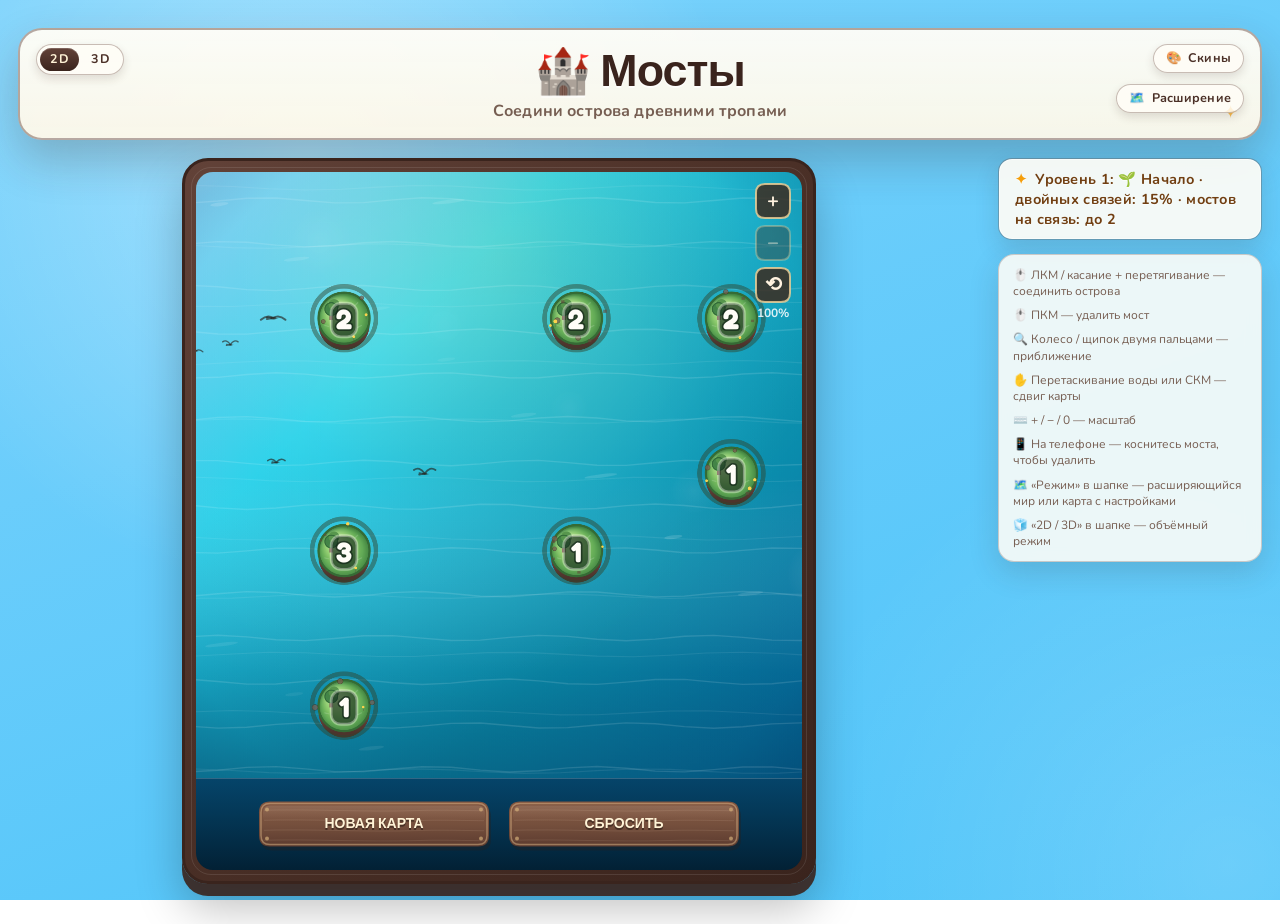
<file: index.html>
<!DOCTYPE html>
<html lang="ru">
<head>
    <meta charset="UTF-8">
    <meta name="viewport" content="width=device-width, initial-scale=1.0">
    <title>Мосты: Средневековье</title>
    <link rel="preconnect" href="https://fonts.googleapis.com">
    <link rel="preconnect" href="https://fonts.gstatic.com" crossorigin>
    <link href="https://fonts.googleapis.com/css2?family=Fredoka:wght@500;600;700&family=Nunito:wght@400;700&display=swap" rel="stylesheet">
    <link rel="stylesheet" href="style.css">
    <link rel="stylesheet" href="hud/hud.css">
</head>
<body data-mode="2d">
    <div class="app-wrapper">
        <header class="game-header">
            <div class="mode-switch-slot" id="modeSwitch"></div>

            <button
                id="skinButton"
                class="skin-button"
                type="button"
                aria-haspopup="dialog"
            >
                <span aria-hidden="true">🎨</span>
                <span class="skin-button-label">Скины</span>
            </button>

            <button
                id="modeButton"
                class="skin-button mode-button"
                type="button"
                aria-haspopup="dialog"
                aria-expanded="false"
                aria-controls="modeModal"
                title="Режим игры"
            >
                <span aria-hidden="true">🗺️</span>
                <span class="skin-button-label" id="modeButtonLabel">Расширение</span>
            </button>

            <h1>🏰 Мосты</h1>
            <p class="subtitle">Соедини острова древними тропами</p>
        </header>

        <div class="game-layout">
            <div class="game-main">
                <div class="game-container">
                    <canvas
                        id="gameCanvas"
                        tabindex="0"
                        role="application"
                        aria-label="Игра Мосты. Соедините острова мостами так, чтобы число мостов вокруг каждого острова соответствовало указанному числу."
                        aria-describedby="gameHelp gameStatus"
                    ></canvas>
                </div>
            </div>

            <aside class="game-side" aria-label="Состояние игры и подсказки">
                <p id="gameStatus" class="game-status" role="status" aria-live="polite"></p>

                <div class="game-help" id="gameHelp">
                    <span>🖱️ ЛКМ / касание + перетягивание — соединить острова</span>
                    <span>🖱️ ПКМ — удалить мост</span>
                    <span>🔍 Колесо / щипок двумя пальцами — приближение</span>
                    <span>✋ Перетаскивание воды или СКМ — сдвиг карты</span>
                    <span>⌨️ + / − / 0 — масштаб</span>
                    <span>📱 На телефоне — коснитесь моста, чтобы удалить</span>
                    <span>🗺️ «Режим» в шапке — расширяющийся мир или карта с настройками</span>
                    <span>🧊 «2D / 3D» в шапке — объёмный режим</span>
                </div>
            </aside>
        </div>
    </div>

    <div class="skin-modal" id="skinModal" hidden>
        <div class="skin-backdrop" data-close-skins></div>

        <div
            class="skin-dialog"
            role="dialog"
            aria-modal="true"
            aria-labelledby="skinTitle"
        >
            <button
                class="skin-close"
                id="skinClose"
                type="button"
                aria-label="Закрыть выбор скина"
            >×</button>

            <h2 id="skinTitle">Скины</h2>
            <p class="skin-subtitle">Выбери оформление карты</p>

            <div class="skin-grid">
                <button
                    class="skin-card"
                    type="button"
                    data-skin-id="default"
                    aria-pressed="false"
                >
                    <span class="skin-thumb">
                        <canvas
                            width="220"
                            height="120"
                            data-preview-skin="default"
                            aria-hidden="true"
                        ></canvas>
                    </span>
                    <span class="skin-name">Лазурные острова</span>
                    <span class="skin-desc">Классическая светлая лагуна</span>
                    <span class="skin-check" aria-hidden="true">✓</span>
                </button>

                <button
                    class="skin-card"
                    type="button"
                    data-skin-id="night"
                    aria-pressed="false"
                >
                    <span class="skin-thumb">
                        <canvas
                            width="220"
                            height="120"
                            data-preview-skin="night"
                            aria-hidden="true"
                        ></canvas>
                    </span>
                    <span class="skin-name">Лунная ночь</span>
                    <span class="skin-desc">Тёмная вода и серебряные мосты</span>
                    <span class="skin-check" aria-hidden="true">✓</span>
                </button>

                <button
                    class="skin-card"
                    type="button"
                    data-skin-id="experimental"
                    aria-pressed="false"
                >
                    <span class="skin-thumb">
                        <canvas
                            width="220"
                            height="120"
                            data-preview-skin="experimental"
                            aria-hidden="true"
                        ></canvas>
                    </span>
                    <span class="skin-name">Дикие биомы</span>
                    <span class="skin-desc">Эксперимент: биомы и больше декора</span>
                    <span class="skin-badge">Эксперимент</span>
                    <span class="skin-check" aria-hidden="true">✓</span>
                </button>
            </div>
        </div>
    </div>

    <div class="skin-modal mode-modal" id="modeModal" hidden>
        <div class="skin-backdrop" data-close-mode></div>

        <div
            class="skin-dialog mode-dialog"
            role="dialog"
            aria-modal="true"
            aria-labelledby="modeTitle"
            aria-describedby="modeNote"
        >
            <button
                class="skin-close"
                id="modeClose"
                type="button"
                aria-label="Закрыть выбор режима"
            >×</button>

            <h2 id="modeTitle">Режим игры</h2>
            <p class="skin-subtitle">Выбери, как устроена карта</p>

            <div class="mode-grid">
                <button
                    class="mode-card"
                    type="button"
                    data-mode-id="expand"
                    aria-pressed="false"
                >
                    <span class="mode-card-icon" aria-hidden="true">🌍</span>
                    <span class="mode-name">Расширяющийся мир</span>
                    <span class="mode-desc">
                        После победы карта растёт, а старые мосты остаются
                    </span>
                    <span class="skin-check" aria-hidden="true">✓</span>
                </button>

                <button
                    class="mode-card"
                    type="button"
                    data-mode-id="fixed"
                    aria-pressed="false"
                >
                    <span class="mode-card-icon" aria-hidden="true">🗺️</span>
                    <span class="mode-name">Фиксированная карта</span>
                    <span class="mode-desc">
                        Выбранные размер и сложность, после победы — новая карта
                    </span>
                    <span class="skin-check" aria-hidden="true">✓</span>
                </button>
            </div>

            <div class="mode-options" id="modeFixedOptions" hidden>
                <fieldset class="mode-field">
                    <legend>Сложность</legend>

                    <div class="mode-chips">
                        <button
                            class="mode-chip"
                            type="button"
                            data-difficulty="easy"
                            aria-pressed="false"
                        >Простая</button>
                        <button
                            class="mode-chip"
                            type="button"
                            data-difficulty="medium"
                            aria-pressed="false"
                        >Средняя</button>
                        <button
                            class="mode-chip"
                            type="button"
                            data-difficulty="hard"
                            aria-pressed="false"
                        >Сложная</button>
                    </div>
                </fieldset>

                <fieldset class="mode-field">
                    <legend>Размер карты</legend>

                    <div class="mode-chips">
                        <button
                            class="mode-chip"
                            type="button"
                            data-size="7"
                            aria-pressed="false"
                        >7×7</button>
                        <button
                            class="mode-chip"
                            type="button"
                            data-size="10"
                            aria-pressed="false"
                        >10×10</button>
                        <button
                            class="mode-chip"
                            type="button"
                            data-size="15"
                            aria-pressed="false"
                        >15×15</button>
                        <button
                            class="mode-chip"
                            type="button"
                            data-size="25"
                            aria-pressed="false"
                        >25×25</button>
                    </div>
                </fieldset>
            </div>

            <p class="mode-note" id="modeNote"></p>

            <div class="confirm-actions">
                <button
                    class="confirm-button confirm-button-secondary"
                    id="modeCancel"
                    type="button"
                >Отмена</button>

                <button
                    class="confirm-button confirm-button-primary"
                    id="modeApply"
                    type="button"
                >Начать</button>
            </div>
        </div>
    </div>

    <div class="confirm-modal" id="restartModal" hidden>
        <div class="confirm-backdrop" data-close-restart></div>

        <div
            class="confirm-dialog"
            role="dialog"
            aria-modal="true"
            aria-labelledby="restartTitle"
            aria-describedby="restartText"
        >
            <h2 id="restartTitle">Начать заново?</h2>
            <p class="confirm-text" id="restartText">
                Игра начнётся с уровня 1. Все построенные мосты и прогресс
                кампании будут сброшены.
            </p>

            <div class="confirm-actions">
                <button
                    class="confirm-button confirm-button-secondary"
                    id="restartCancel"
                    type="button"
                >Отмена</button>

                <button
                    class="confirm-button confirm-button-primary"
                    id="restartConfirm"
                    type="button"
                >Начать заново</button>
            </div>
        </div>
    </div>

    <script src="logic/core.js"></script>
    <script src="logic/solution-checker.js"></script>
    <script src="logic/geometry.js"></script>
    <script src="logic/board.js"></script>
    <script src="logic/expansion.js"></script>
    <script src="logic/level-generator.js"></script>
    <script src="logic.js"></script>
    <script src="renderer/skins.js"></script>
    <script src="renderer/modes.js"></script>
    <script src="renderer/world.js"></script>
    <script src="renderer/view.js"></script>
    <script src="renderer/game.js"></script>
    <script src="renderer/water.js"></script>
    <script src="renderer/effects.js"></script>
    <script src="renderer/islands.js"></script>
    <script src="renderer/bridges.js"></script>
    <script src="renderer/ui.js"></script>
    <script src="renderer.js"></script>
    <script src="hud/hud.js"></script>
    <script>
        document.addEventListener('DOMContentLoaded', () => {
            // Общий HUD: переключатель 2D/3D и отметка режима на <body>.
            if (window.BridgesHUD) {
                window.BridgesHUD.applyMode('2d');
                window.BridgesHUD.mountSwitch('#modeSwitch', '2d');
            }

            const logic = new BridgesGameLogic(7);
            const renderer = new BridgesGameRenderer('gameCanvas', logic);

            // Отладочная точка, как window.app3d на 3D-странице.
            window.app2d = renderer;

            const generated = renderer.generateNewLevel(1);

            if (!generated) {
                document.getElementById('gameStatus').textContent =
                    'Не удалось создать уровень. Попробуйте обновить страницу.';
            }
        });
    </script>
</body>
</html>
</file>
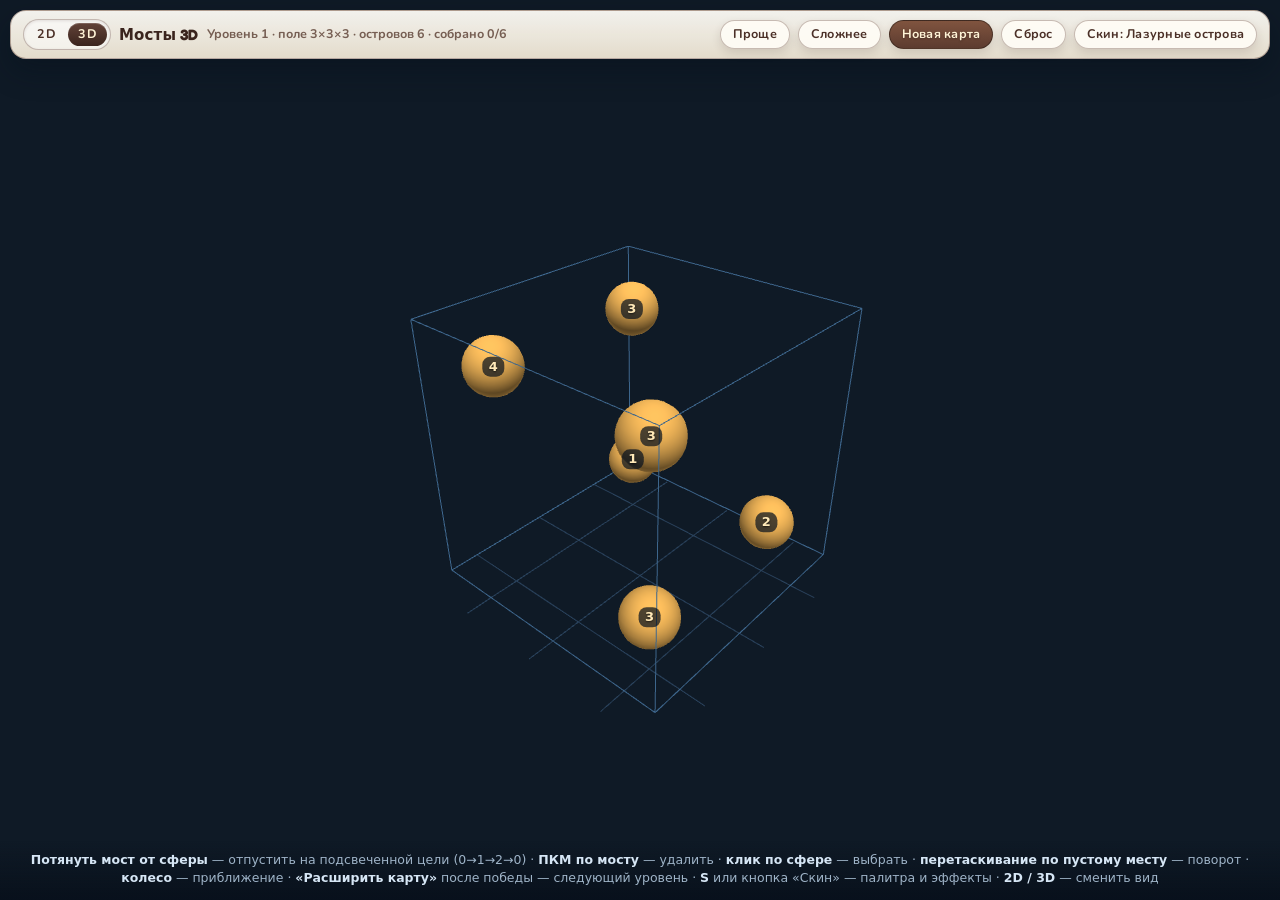
<file: 3d.html>
<!DOCTYPE html>
<html lang="ru">
<head>
<meta charset="utf-8">
<meta name="viewport" content="width=device-width, initial-scale=1.0, maximum-scale=1.0, user-scalable=no">
<title>Мосты 3D — объёмные мосты</title>
<link rel="preconnect" href="https://fonts.googleapis.com">
<link rel="preconnect" href="https://fonts.gstatic.com" crossorigin>
<link href="https://fonts.googleapis.com/css2?family=Fredoka:wght@500;600;700&family=Nunito:wght@400;700&display=swap" rel="stylesheet">
<style>
  :root { color-scheme: dark; }

  * { box-sizing: border-box; }

  html, body {
    margin: 0;
    height: 100%;
    overflow: hidden;
    background: #0b1622;
    color: #e9eef5;
    font-family: "Segoe UI", system-ui, -apple-system, sans-serif;
  }

  #stage { position: fixed; inset: 0; }

  #gl {
    width: 100%;
    height: 100%;
    display: block;
    touch-action: none;
    cursor: grab;
  }

  #gl:active { cursor: grabbing; }

  /* Пока идёт генерация в Worker, поле остаётся на экране. */
  body[data-pending="1"] #gl { cursor: progress; }

  #labels {
    position: absolute;
    inset: 0;
    pointer-events: none;
    overflow: hidden;
  }

  .label3d {
    position: absolute;
    left: 0;
    top: 0;
    min-width: 22px;
    padding: 1px 5px;
    border-radius: 8px;
    background: rgba(9, 18, 30, 0.72);
    color: #ffe9b8;
    font-size: 13px;
    font-weight: 700;
    line-height: 1.35;
    text-align: center;
    white-space: nowrap;
    text-shadow: 0 1px 2px rgba(0, 0, 0, 0.6);
    transition: color 0.15s ease, background 0.15s ease;
  }

  .label3d.done { color: #9df0b4; }

  .label3d.selected {
    color: #12202e;
    background: #ffe07a;
  }

  .label3d.candidate {
    color: #d9ecff;
    background: rgba(28, 74, 116, 0.85);
  }

  /* Верхняя панель HUD и переключатель 2D/3D — в hud/hud.css. */

  #hint {
    position: fixed;
    left: 0;
    right: 0;
    bottom: 0;
    padding: 10px 14px 12px;
    font-size: 12.5px;
    line-height: 1.5;
    color: #9fb4c8;
    background: linear-gradient(0deg, rgba(8, 16, 27, 0.92), rgba(8, 16, 27, 0));
    text-align: center;
    pointer-events: none;
  }

  #hint b { color: #d6e6f5; }

  #banner {
    position: fixed;
    left: 50%;
    top: 50%;
    transform: translate(-50%, -50%);
    padding: 22px 34px;
    border-radius: 18px;
    background: rgba(16, 44, 34, 0.94);
    border: 1px solid rgba(120, 220, 160, 0.5);
    box-shadow: 0 18px 50px rgba(0, 0, 0, 0.5);
    text-align: center;
    transition: opacity 0.2s ease;
  }

  #banner .title {
    font-size: 26px;
    font-weight: 800;
    color: #9df0b4;
    margin-bottom: 6px;
  }

  #banner .sub { font-size: 13px; color: #b9d8c6; }

  #banner button {
    margin-top: 14px;
    padding: 9px 20px;
    border-radius: 10px;
    border: 1px solid rgba(120, 220, 160, 0.55);
    background: rgba(38, 96, 66, 0.9);
    color: #dcffe9;
    font: inherit;
    font-weight: 700;
    cursor: pointer;
  }

  #banner button:hover { background: rgba(52, 124, 86, 0.95); }

  #banner.hidden { opacity: 0; pointer-events: none; }

  /*
   * Панель скинов: карточки с названием, описанием и цветами палитры.
   * Названия и цвета подставляет game3d.js из renderer3d/skins.js.
   */
  #skin-panel {
    position: fixed;
    top: 58px;
    right: 14px;
    width: min(320px, calc(100vw - 28px));
    padding: 12px;
    display: flex;
    flex-direction: column;
    gap: 8px;
    border-radius: 14px;
    background: rgba(12, 24, 38, 0.96);
    border: 1px solid rgba(140, 180, 220, 0.35);
    box-shadow: 0 18px 46px rgba(0, 0, 0, 0.55);
    z-index: 5;
  }

  #skin-panel.hidden { display: none; }

  #skin-panel .panel-title {
    padding: 0 2px 2px;
    font-size: 11.5px;
    letter-spacing: 0.07em;
    text-transform: uppercase;
    color: #8fa6bb;
  }

  .skin-card {
    display: grid;
    grid-template-columns: 1fr auto;
    gap: 2px 10px;
    align-items: center;
    width: 100%;
    padding: 9px 11px;
    border-radius: 11px;
    border: 1px solid rgba(140, 180, 220, 0.22);
    background: rgba(19, 36, 55, 0.75);
    color: #dbe8f5;
    font: inherit;
    text-align: left;
    cursor: pointer;
    transition: background 0.15s ease, border-color 0.15s ease;
  }

  .skin-card:hover {
    background: rgba(30, 54, 80, 0.9);
    border-color: rgba(160, 205, 245, 0.5);
  }

  .skin-card.active {
    border-color: #ffd98a;
    background: rgba(38, 56, 74, 0.95);
    box-shadow: inset 0 0 0 1px rgba(255, 217, 138, 0.45);
  }

  .skin-card .skin-name { font-size: 13.5px; font-weight: 700; }

  .skin-card .skin-desc {
    grid-column: 1;
    font-size: 11.5px;
    color: #9fb4c8;
  }

  .skin-card .skin-swatches {
    grid-column: 2;
    grid-row: 1 / span 2;
    display: flex;
    gap: 4px;
  }

  .skin-card .skin-swatch {
    display: block;
    width: 12px;
    height: 26px;
    border-radius: 4px;
    border: 1px solid rgba(0, 0, 0, 0.35);
  }

  #skin-panel .panel-close {
    align-self: flex-end;
    padding: 5px 12px;
    border-radius: 9px;
    border: 1px solid rgba(140, 180, 220, 0.35);
    background: rgba(20, 40, 62, 0.85);
    color: #dbe8f5;
    font: inherit;
    font-size: 12.5px;
    cursor: pointer;
  }

  #skin-panel .panel-close:hover { background: rgba(34, 66, 98, 0.95); }

  #fallback {
    position: fixed;
    inset: 0;
    display: none;
    align-items: center;
    justify-content: center;
    padding: 30px;
    text-align: center;
    font-size: 15px;
    color: #f0b6b6;
    background: #140d0d;
  }
</style>
<link rel="stylesheet" href="hud/hud.css">
</head>
<body data-hud="overlay" data-mode="3d">

<div id="stage">
  <canvas id="gl"></canvas>
  <div id="labels"></div>
</div>

<div id="hud">
  <div class="mode-switch-slot" id="modeSwitch"></div>
  <span class="brand">Мосты&nbsp;3D</span>
  <span class="status" id="status">…</span>
  <button id="btn-easier" class="hud-btn" type="button">Проще</button>
  <button id="btn-harder" class="hud-btn" type="button">Сложнее</button>
  <button id="btn-new" class="hud-btn is-primary" type="button">Новая карта</button>
  <button id="btn-clear" class="hud-btn" type="button" title="Сбросить все мосты" aria-label="Сбросить все мосты">Сброс</button>
  <button id="btn-skin" class="hud-btn" type="button" aria-haspopup="dialog" aria-expanded="false" aria-controls="skin-panel">Скин</button>
</div>

<div id="skin-panel" class="hidden" role="dialog" aria-label="Скин сцены" aria-hidden="true">
  <div class="panel-title">Скин сцены</div>

  <button class="skin-card" type="button" data-skin-id="default">
    <span class="skin-name">Лазурные острова</span>
    <span class="skin-swatches">
      <i class="skin-swatch"></i><i class="skin-swatch"></i><i class="skin-swatch"></i>
    </span>
    <span class="skin-desc">Классическая светлая лагуна</span>
  </button>

  <button class="skin-card" type="button" data-skin-id="night">
    <span class="skin-name">Лунная ночь</span>
    <span class="skin-swatches">
      <i class="skin-swatch"></i><i class="skin-swatch"></i><i class="skin-swatch"></i>
    </span>
    <span class="skin-desc">Тёмная вода и серебряные мосты</span>
  </button>

  <button class="skin-card" type="button" data-skin-id="experimental">
    <span class="skin-name">Дикие биомы</span>
    <span class="skin-swatches">
      <i class="skin-swatch"></i><i class="skin-swatch"></i><i class="skin-swatch"></i>
    </span>
    <span class="skin-desc">Эксперимент: биомы островов и пыльца</span>
  </button>

  <button class="panel-close" type="button" data-skin-close>Закрыть</button>
</div>

<div id="hint">
  <b>Потянуть мост от сферы</b> — отпустить на подсвеченной цели (0→1→2→0) ·
  <b>ПКМ по мосту</b> — удалить · <b>клик по сфере</b> — выбрать ·
  <b>перетаскивание по пустому месту</b> — поворот ·
  <b>колесо</b> — приближение ·
  <b>«Расширить карту»</b> после победы — следующий уровень ·
  <b>S</b> или кнопка «Скин» — палитра и эффекты ·
  <b>2D / 3D</b> — сменить вид
</div>

<div id="banner" class="hidden">
  <div class="title">Готово!</div>
  <div class="sub" id="banner-sub">Все числа совпали, острова связаны.</div>
  <button id="btn-expand" type="button">Расширить карту</button>
</div>

<div id="fallback">
  Похоже, WebGL недоступен в этом браузере — 3D-каркас не запустился.
  <br>Попробуйте другой браузер или включите аппаратное ускорение.
</div>

<script src="logic3d/spike.js"></script>
<script src="logic3d/generator.js"></script>
<script src="logic3d/game.js"></script>
<script src="renderer3d/math.js"></script>
<script src="renderer3d/gl.js"></script>
<script src="renderer3d/camera.js"></script>
<script src="renderer3d/skins.js"></script>
<script src="renderer3d/effects3d.js"></script>
<script src="renderer3d/input.js"></script>
<script src="renderer3d/game3d.js"></script>
<script src="hud/hud.js"></script>
<script>
  (function () {
    "use strict";

    /*
     * Общий HUD: переключатель 2D/3D и отметка текущего режима на <body>.
     * Ставим до создания приложения, чтобы панель была на месте сразу.
     */
    if (window.BridgesHUD) {
      window.BridgesHUD.applyMode("3d");
      window.BridgesHUD.mountSwitch("#modeSwitch", "3d");
    }

    let app = null;

    try {
      app = new Bridges3DApp({
        canvas: document.getElementById("gl"),
        labelsEl: document.getElementById("labels"),
        statusEl: document.getElementById("status"),
        bannerEl: document.getElementById("banner"),
        bannerSubEl: document.getElementById("banner-sub"),
        skinButtonEl: document.getElementById("btn-skin"),
        skinPanelEl: document.getElementById("skin-panel"),
        size: 3
      });
    } catch (error) {
      console.error(error);
      document.getElementById("fallback").style.display = "flex";
      return;
    }

    /*
     * Уровни запрашиваются через requestLevel: поле подбирается в Worker,
     * поэтому кнопки не замораживают страницу на больших размерах.
     */
    const clearButton = document.getElementById("btn-clear");
    let clearArmed = false;
    let clearTimer = 0;

    const disarmClear = function () {
      clearArmed = false;
      clearButton.textContent = "Сброс";
      clearButton.classList.remove("is-danger");

      if (clearTimer) {
        clearTimeout(clearTimer);
        clearTimer = 0;
      }
    };

    // Сброс всех мостов спрашивает подтверждение вторым кликом: уровень
    // остаётся тем же, но расставленные связи пропадут.
    clearButton.addEventListener("click", function () {
      if (!clearArmed) {
        clearArmed = true;
        clearButton.textContent = "Точно?";
        clearButton.classList.add("is-danger");
        clearTimer = setTimeout(disarmClear, 4000);
        return;
      }

      disarmClear();
      app.clearBridges();
    });

    const requestLevel = function (size) {
      disarmClear();
      app.requestLevel(size);
    };

    document.getElementById("btn-new").addEventListener("click", function () {
      requestLevel(app.size);
    });

    document.getElementById("btn-harder").addEventListener("click", function () {
      requestLevel(Math.min(6, app.size + 1));
    });

    document.getElementById("btn-easier").addEventListener("click", function () {
      requestLevel(Math.max(3, app.size - 1));
    });

    // Продолжение после победы: куб растёт, добавляются новые острова.
    document.getElementById("btn-expand").addEventListener("click", function () {
      disarmClear();
      // Ошибка расширения уже пишется в статус самим приложением.
      app.expandLevel();
    });

    /*
     * Панель скинов всегда раскрывается под HUD: на узких экранах
     * верхняя панель переносится на вторую строку и становится выше.
     */
    (function () {
      const bar = document.getElementById("hud");
      const panel = document.getElementById("skin-panel");
      const skinButton = document.getElementById("btn-skin");

      if (!bar || !panel) return;

      const placePanel = function () {
        panel.style.top =
          Math.round(bar.getBoundingClientRect().bottom + 8) + "px";
      };

      if (skinButton) skinButton.addEventListener("click", placePanel);

      window.addEventListener("resize", placePanel);
    })();

    // Для отладки из консоли и будущих тестов.
    window.app3d = app;
  })();
</script>

</body>
</html>
</file>
<file: style.css>
:root {
    --wood-900: #3a241d;
    --wood-800: #4b3027;
    --wood-700: #624238;

    --water-300: #7dd3fc;
    --water-400: #38bdf8;
    --water-500: #0ea5e9;

    --gold-300: #fcd34d;
    --gold-500: #f59e0b;

    --text-main: #3b2923;
    --text-muted: #765e52;

    --shadow-soft:
        0 10px 30px rgba(58, 36, 29, 0.16);

    --shadow-card:
        0 20px 45px rgba(58, 36, 29, 0.24);

    --shadow-heavy:
        0 12px 0 rgba(58, 36, 29, 0.9),
        0 24px 45px rgba(0, 0, 0, 0.25);
}


/* =========================================================
   RESET
   ========================================================= */

* {
    box-sizing: border-box;
    margin: 0;
    padding: 0;
}

html {
    min-height: 100%;
}

body {
    min-height: 100vh;

    font-family: "Nunito", sans-serif;
    color: var(--text-main);

    background:
        radial-gradient(
            circle at 20% 15%,
            rgba(255, 255, 255, 0.35),
            transparent 28%
        ),
        radial-gradient(
            circle at 80% 80%,
            rgba(255, 255, 255, 0.18),
            transparent 30%
        ),
        linear-gradient(
            160deg,
            var(--water-300) 0%,
            var(--water-400) 45%,
            var(--water-500) 100%
        );

    background-size: 120% 120%, 120% 120%, 300% 300%;
    background-attachment: fixed;

    animation: bg-drift 14s ease-in-out infinite alternate;

    display: flex;
    justify-content: center;
    align-items: flex-start;

    padding: 28px 18px 40px;

    overflow-x: hidden;
    overflow-y: auto;
}

@keyframes bg-drift {
    0% {
        background-position: 0% 0%, 100% 100%, 0% 0%;
    }
    100% {
        background-position: 100% 100%, 0% 0%, 100% 100%;
    }
}


/* =========================================================
   APP
   ========================================================= */

.app-wrapper {
    width: min(100%, 1660px);

    display: flex;
    flex-direction: column;
    align-items: center;

    gap: 18px;

    position: relative;
    z-index: 1;
}


/* =========================================================
   HEADER
   ========================================================= */

.game-header {
    width: 100%;

    padding: 18px 28px 16px;

    text-align: center;

    background:
        linear-gradient(
            180deg,
            rgba(255, 253, 247, 0.96),
            rgba(255, 248, 232, 0.94)
        );

    border: 2px solid rgba(98, 66, 56, 0.45);
    border-radius: 24px;

    box-shadow: var(--shadow-card);

    position: relative;
    overflow: hidden;
}

.game-header::before,
.game-header::after {
    content: "✦";

    position: absolute;

    color: var(--gold-500);

    font-size: 18px;
    opacity: 0.7;
}

.game-header::before {
    left: 22px;
    top: 16px;
}

.game-header::after {
    right: 22px;
    bottom: 14px;
}

.game-header h1 {
    font-family: "Fredoka", sans-serif;

    font-size: clamp(2rem, 6vw, 2.8rem);
    line-height: 1;

    font-weight: 700;

    color: var(--wood-900);

    letter-spacing: -0.02em;

    text-shadow:
        0 2px 0 rgba(255, 255, 255, 0.8);
}

.subtitle {
    margin-top: 7px;

    color: var(--text-muted);

    font-size: clamp(0.82rem, 2.5vw, 1rem);
    font-weight: 700;

    letter-spacing: 0.01em;
}


/* =========================================================
   GAME LAYOUT: поле и боковая колонка
   ========================================================= */

.game-layout {
    width: 100%;

    display: grid;
    grid-template-columns: minmax(0, 1fr) 264px;
    gap: 18px;
    align-items: start;
}

/*
 * Колонка поля. Именно её ширину измеряет рендерер: контейнер
 * внутри сжимается по canvas, поэтому измерять сам контейнер нельзя —
 * получился бы замкнутый круг «canvas → рамка → canvas».
 */
.game-main {
    width: 100%;
    min-width: 0;

    display: flex;
    justify-content: center;
    align-items: flex-start;
}

/*
 * Статус и подсказки живут сбоку, чтобы не отнимать высоту у поля
 * и дать карте максимум ширины. На узких экранах колонка
 * превращается в обычный блок под canvas.
 */
.game-side {
    display: flex;
    flex-direction: column;
    gap: 14px;

    min-width: 0;

    position: sticky;
    top: 18px;
}


/* =========================================================
   GAME FRAME
   ========================================================= */

.game-container {
    /*
     * Рамка облегает canvas, а не растягивается на всю колонку.
     * Иначе у маленьких карт остаются широкие тёмные поля по бокам.
     */
    width: fit-content;
    max-width: 100%;

    padding: 11px;

    background:
        linear-gradient(
            135deg,
            var(--wood-700),
            var(--wood-800) 45%,
            var(--wood-900)
        );

    border: 3px solid var(--wood-900);
    border-radius: 26px;

    box-shadow: var(--shadow-heavy);

    position: relative;
}

.game-container::before {
    content: "";

    position: absolute;
    inset: 6px;

    border: 1px solid rgba(255, 255, 255, 0.10);
    border-radius: 20px;

    pointer-events: none;
}


/* =========================================================
   CANVAS
   ========================================================= */

canvas {
    display: block;

    /*
     * Не растягиваем bitmap по CSS: рендерер сам подбирает ширину
     * под колонку. Так маленькие поля остаются чёткими, а не
     * размываются на широком экране.
     */
    width: auto;
    max-width: 100%;
    height: auto;

    margin: 0 auto;

    border-radius: 17px;

    background: transparent;

    cursor: crosshair;

    touch-action: none;

    position: relative;
    z-index: 1;
}

canvas:focus-visible {
    outline: 4px solid var(--gold-300);
    outline-offset: 5px;
}


/* =========================================================
   STATUS
   ========================================================= */

.game-status {
    width: 100%;
    max-width: none;

    font-size: 0.9rem;
    font-weight: 700;

    text-align: left;
    letter-spacing: 0.02em;
}

.game-status:not(:empty) {
    padding: 10px 16px;

    background: rgba(255, 253, 247, 0.92);

    border: 1px solid rgba(98, 66, 56, 0.35);
    border-radius: 14px;

    box-shadow:
        0 10px 25px rgba(58, 36, 29, 0.14),
        0 0 0 1px rgba(255, 255, 255, 0.6) inset;

    backdrop-filter: blur(6px);

    background-clip: padding-box;

    animation: status-fade 300ms ease-out;
}

@keyframes status-fade {
    from {
        opacity: 0;
        transform: translateY(6px);
    }
    to {
        opacity: 1;
        transform: translateY(0);
    }
}

.game-status::before {
    content: "✦";
    margin-right: 8px;
    color: var(--gold-500);
}

.game-status:not(:empty) {
    color: #713f12;
    text-shadow: 0 1px 0 rgba(255, 255, 255, 0.7);
}


/* =========================================================
   HELP
   ========================================================= */

.game-help {
    width: 100%;
    max-width: none;

    display: flex;
    align-items: flex-start;
    justify-content: flex-start;

    flex-direction: column;

    gap: 8px;

    padding: 12px 14px;

    background: rgba(255, 253, 247, 0.88);

    border: 1px solid rgba(98, 66, 56, 0.25);
    border-radius: 16px;

    box-shadow: var(--shadow-soft);

    color: var(--text-muted);

    font-size: 12px;
    line-height: 1.35;

    text-align: left;

    backdrop-filter: blur(8px);
}

.game-help span {
    display: inline-flex;
    align-items: flex-start;
    justify-content: flex-start;

    white-space: normal;
}


/* =========================================================
   DESKTOP HOVER
   ========================================================= */

@media (hover: hover) and (pointer: fine) {
    .game-header {
        transition:
            transform 180ms ease,
            box-shadow 180ms ease;
    }

    .game-header:hover {
        transform: translateY(-2px);

        box-shadow:
            0 24px 50px rgba(58, 36, 29, 0.20);
    }
}


/* =========================================================
   TABLET / MOBILE
   ========================================================= */

/* Боковая колонка не помещается — возвращаем статус под поле. */
@media (max-width: 1080px) {
    .game-layout {
        grid-template-columns: minmax(0, 1fr);
    }

    .game-side {
        position: static;

        align-items: center;
    }

    .game-status,
    .game-help {
        max-width: 630px;
    }

    .game-status {
        text-align: center;
    }

    .game-help {
        flex-direction: row;
        flex-wrap: wrap;
        justify-content: center;

        text-align: center;
    }

    .game-help span {
        justify-content: center;

        white-space: nowrap;
    }
}

@media (max-width: 700px) {
    body {
        padding: 14px 10px 24px;
    }

    .app-wrapper {
        gap: 13px;
    }

    .game-header {
        padding: 15px 18px 14px;
        border-radius: 20px;
    }

    .game-header::before,
    .game-header::after {
        font-size: 14px;
    }

    .game-header::before {
        left: 13px;
        top: 12px;
    }

    .game-header::after {
        right: 13px;
        bottom: 11px;
    }

    .game-container {
        padding: 8px;

        border-width: 2px;
        border-radius: 20px;

        box-shadow:
            0 8px 0 rgba(58, 36, 29, 0.9),
            0 18px 35px rgba(0, 0, 0, 0.22);
    }

    .game-container::before {
        inset: 4px;
        border-radius: 15px;
    }

    canvas {
        border-radius: 14px;
    }

    .game-help {
        width: calc(100% - 4px);

        padding: 8px 9px;

        gap: 4px 12px;

        font-size: 11px;
    }
}


/* =========================================================
   VERY SMALL PHONES
   ========================================================= */

@media (max-width: 380px) {
    body {
        padding: 10px 7px 18px;
    }

    .game-header {
        padding: 13px 14px 12px;
    }

    .game-header h1 {
        font-size: 1.85rem;
    }

    .subtitle {
        font-size: 0.78rem;
    }

    .game-container {
        padding: 6px;
        border-radius: 17px;
    }

    .game-help {
        font-size: 10px;
        padding: 7px 6px;
    }
}


/* =========================================================
   SHORT SCREENS
   ========================================================= */

@media (max-height: 760px) and (min-width: 701px) {
    body {
        padding-top: 14px;
        padding-bottom: 20px;
    }

    .app-wrapper {
        gap: 11px;
    }

    .game-header {
        padding: 12px 24px;
    }

    .game-header h1 {
        font-size: 2rem;
    }
}


/* =========================================================
   SKIN SELECTOR
   ========================================================= */

.skin-button {
    position: absolute;
    top: 14px;
    right: 16px;

    z-index: 2;

    display: inline-flex;
    align-items: center;
    gap: 6px;

    padding: 7px 12px;

    border: 1px solid rgba(98, 66, 56, 0.35);
    border-radius: 999px;

    background: rgba(255, 253, 247, 0.82);

    color: var(--wood-800);

    font: 700 12.5px/1 "Nunito", sans-serif;
    letter-spacing: 0.02em;

    cursor: pointer;

    box-shadow: 0 4px 10px rgba(58, 36, 29, 0.14);

    transition:
        transform 160ms ease,
        background 160ms ease,
        box-shadow 160ms ease;
}

.skin-button:hover {
    transform: translateY(-1px);

    background: #fffdf7;

    box-shadow: 0 7px 16px rgba(58, 36, 29, 0.2);
}

.skin-button:active {
    transform: translateY(0);
}

.skin-button:focus-visible {
    outline: 3px solid var(--gold-300);
    outline-offset: 2px;
}


/* ---------- modal ---------- */

.skin-modal[hidden] {
    display: none;
}

.skin-modal {
    position: fixed;
    inset: 0;
    z-index: 1000;

    display: flex;
    align-items: center;
    justify-content: center;

    padding: 20px;
}

.skin-backdrop {
    position: absolute;
    inset: 0;

    background: rgba(18, 12, 10, 0.55);

    backdrop-filter: blur(5px);

    animation: skin-fade 180ms ease-out;
}

.skin-dialog {
    position: relative;

    width: min(100%, 760px);
    max-height: calc(100vh - 40px);

    overflow: auto;

    padding: 30px 30px 28px;

    border: 2px solid rgba(98, 66, 56, 0.4);
    border-radius: 26px;

    background:
        linear-gradient(
            180deg,
            #fffdf7 0%,
            #fff8e8 55%,
            #f5e7c8 100%
        );

    box-shadow:
        0 30px 70px rgba(0, 0, 0, 0.4),
        0 0 0 1px rgba(255, 255, 255, 0.55) inset;

    animation: skin-pop 220ms cubic-bezier(0.2, 0.9, 0.3, 1.2);
}

.skin-close {
    position: absolute;
    top: 14px;
    right: 14px;

    width: 36px;
    height: 36px;

    display: inline-flex;
    align-items: center;
    justify-content: center;

    border: 1px solid rgba(98, 66, 56, 0.25);
    border-radius: 50%;

    background: rgba(255, 253, 247, 0.8);

    color: var(--wood-800);

    font: 700 22px/1 "Nunito", sans-serif;

    cursor: pointer;

    transition:
        background 150ms ease,
        transform 150ms ease;
}

.skin-close:hover {
    background: #fff;
    transform: rotate(90deg);
}

#skinTitle {
    margin: 0;

    color: var(--wood-900);

    font: 700 clamp(1.6rem, 4vw, 2.1rem)/1 "Fredoka", sans-serif;
}

.skin-subtitle {
    margin: 7px 0 20px;

    color: var(--text-muted);

    font: 700 13px/1.35 "Nunito", sans-serif;
}

.skin-grid {
    display: grid;
    grid-template-columns: repeat(3, minmax(0, 1fr));
    gap: 14px;
}

.skin-card {
    position: relative;

    display: flex;
    flex-direction: column;
    gap: 7px;

    padding: 10px;

    border: 2px solid rgba(98, 66, 56, 0.22);
    border-radius: 18px;

    background: rgba(255, 255, 255, 0.55);

    color: inherit;

    text-align: left;

    cursor: pointer;

    transition:
        transform 160ms ease,
        border-color 160ms ease,
        box-shadow 160ms ease;
}

.skin-card:hover {
    transform: translateY(-3px);

    border-color: rgba(217, 119, 6, 0.55);

    box-shadow: 0 14px 28px rgba(58, 36, 29, 0.18);
}

.skin-card.is-active {
    border-color: #d97706;

    box-shadow:
        0 0 0 3px rgba(251, 191, 36, 0.25),
        0 14px 30px rgba(58, 36, 29, 0.18);
}

.skin-card:focus-visible {
    outline: 3px solid var(--gold-300);
    outline-offset: 3px;
}

.skin-thumb {
    display: block;

    overflow: hidden;

    aspect-ratio: 22 / 12;

    border-radius: 12px;

    background: #0f172a;

    box-shadow: inset 0 0 0 1px rgba(0, 0, 0, 0.15);
}

.skin-thumb canvas {
    display: block;
    width: 100%;
    height: 100%;
}

.skin-name {
    font: 700 15px/1.2 "Fredoka", sans-serif;
    color: var(--wood-900);
}

.skin-desc {
    color: var(--text-muted);

    font: 700 11.5px/1.35 "Nunito", sans-serif;
}

.skin-check {
    position: absolute;
    top: 16px;
    right: 16px;

    width: 24px;
    height: 24px;

    display: none;
    align-items: center;
    justify-content: center;

    border-radius: 50%;

    background: #16a34a;

    color: #fff;

    font: 700 13px/1 "Nunito", sans-serif;

    box-shadow: 0 2px 6px rgba(0, 0, 0, 0.25);
}

.skin-card.is-active .skin-check {
    display: flex;
}

.skin-badge {
    position: absolute;
    top: 16px;
    left: 16px;

    padding: 3px 8px;

    border-radius: 999px;

    background: rgba(98, 66, 56, 0.14);

    color: var(--text-muted);

    font: 700 10px/1 "Nunito", sans-serif;
    letter-spacing: 0.06em;
    text-transform: uppercase;
}

body.skin-modal-open {
    overflow: hidden;
}

@keyframes skin-fade {
    from { opacity: 0; }
    to { opacity: 1; }
}

@keyframes skin-pop {
    from {
        opacity: 0;
        transform: translateY(16px) scale(0.97);
    }
    to {
        opacity: 1;
        transform: translateY(0) scale(1);
    }
}


/* =========================================================
   MODE DIALOG (2D: расширяющийся мир / фиксированная карта)
   ========================================================= */

/* Кнопка режима стоит второй строкой под «Скинами». */
.mode-button {
    top: 54px;
}

.mode-grid {
    display: grid;
    grid-template-columns: repeat(2, minmax(0, 1fr));
    gap: 12px;

    margin-bottom: 16px;
}

.mode-card {
    position: relative;

    display: flex;
    flex-direction: column;
    gap: 6px;

    padding: 16px 14px;

    border: 2px solid rgba(98, 66, 56, 0.22);
    border-radius: 18px;

    background: rgba(255, 255, 255, 0.55);

    color: inherit;

    text-align: left;

    cursor: pointer;

    transition:
        transform 160ms ease,
        border-color 160ms ease,
        box-shadow 160ms ease;
}

.mode-card:hover {
    transform: translateY(-3px);

    border-color: rgba(217, 119, 6, 0.55);

    box-shadow: 0 14px 28px rgba(58, 36, 29, 0.18);
}

.mode-card.is-active {
    border-color: #d97706;

    box-shadow:
        0 0 0 3px rgba(251, 191, 36, 0.25),
        0 14px 30px rgba(58, 36, 29, 0.18);
}

.mode-card:focus-visible {
    outline: 3px solid var(--gold-300);
    outline-offset: 3px;
}

.mode-card-icon {
    font-size: 26px;
    line-height: 1;
}

.mode-card .skin-check {
    top: 12px;
    right: 12px;
}

.mode-card.is-active .skin-check {
    display: flex;
}

.mode-name {
    font: 700 16px/1.2 "Fredoka", sans-serif;
    color: var(--wood-900);
}

.mode-desc {
    color: var(--text-muted);

    font: 700 11.5px/1.4 "Nunito", sans-serif;
}

.mode-options[hidden] {
    display: none;
}

.mode-options {
    display: grid;
    gap: 14px;

    margin-bottom: 14px;
}

.mode-field {
    margin: 0;
    padding: 0;

    border: 0;
}

.mode-field legend {
    margin-bottom: 8px;
    padding: 0;

    color: var(--text-muted);

    font: 700 11px/1 "Nunito", sans-serif;
    letter-spacing: 0.08em;
    text-transform: uppercase;
}

.mode-chips {
    display: flex;
    flex-wrap: wrap;
    gap: 8px;
}

.mode-chip {
    padding: 9px 15px;

    border: 2px solid rgba(98, 66, 56, 0.24);
    border-radius: 999px;

    background: rgba(255, 255, 255, 0.6);

    color: var(--wood-800);

    font: 700 12.5px/1 "Nunito", sans-serif;

    cursor: pointer;

    transition:
        transform 140ms ease,
        border-color 140ms ease,
        background 140ms ease,
        box-shadow 140ms ease;
}

.mode-chip:hover {
    transform: translateY(-2px);

    border-color: rgba(217, 119, 6, 0.55);

    background: #fff;
}

.mode-chip.is-active {
    border-color: #d97706;

    background:
        linear-gradient(
            180deg,
            #fbbf24 0%,
            #f59e0b 100%
        );

    color: #4b3027;

    box-shadow: 0 6px 14px rgba(217, 119, 6, 0.3);
}

.mode-chip:focus-visible {
    outline: 3px solid var(--gold-300);
    outline-offset: 2px;
}

.mode-note {
    margin: 0 0 4px;

    color: var(--text-muted);

    font: 700 12px/1.5 "Nunito", sans-serif;
}

body.mode-modal-open {
    overflow: hidden;
}


/* =========================================================
   CONFIRM DIALOG
   ========================================================= */

.confirm-modal[hidden] {
    display: none;
}

.confirm-modal {
    position: fixed;
    inset: 0;
    z-index: 1100;

    display: flex;
    align-items: center;
    justify-content: center;

    padding: 20px;
}

.confirm-backdrop {
    position: absolute;
    inset: 0;

    background: rgba(18, 12, 10, 0.55);

    backdrop-filter: blur(5px);

    animation: skin-fade 180ms ease-out;
}

.confirm-dialog {
    position: relative;

    width: min(100%, 430px);

    padding: 28px 28px 24px;

    border: 2px solid rgba(98, 66, 56, 0.4);
    border-radius: 24px;

    background:
        linear-gradient(
            180deg,
            #fffdf7 0%,
            #fff8e8 55%,
            #f5e7c8 100%
        );

    box-shadow:
        0 30px 70px rgba(0, 0, 0, 0.4),
        0 0 0 1px rgba(255, 255, 255, 0.55) inset;

    animation: skin-pop 220ms cubic-bezier(0.2, 0.9, 0.3, 1.2);
}

.confirm-dialog h2 {
    margin: 0;

    color: var(--wood-900);

    font: 700 clamp(1.4rem, 3.6vw, 1.8rem)/1.1 "Fredoka", sans-serif;
}

.confirm-text {
    margin: 10px 0 0;

    color: var(--text-muted);

    font: 700 13.5px/1.5 "Nunito", sans-serif;
}

.confirm-actions {
    display: flex;
    justify-content: flex-end;
    gap: 12px;

    margin-top: 22px;
}

.confirm-button {
    min-width: 120px;

    padding: 11px 18px;

    border: 2px solid transparent;
    border-radius: 12px;

    font: 700 13.5px/1 "Nunito", sans-serif;

    cursor: pointer;

    transition:
        transform 150ms ease,
        box-shadow 150ms ease,
        background 150ms ease;
}

.confirm-button:hover {
    transform: translateY(-2px);
}

.confirm-button:active {
    transform: translateY(0);
}

.confirm-button:focus-visible {
    outline: 3px solid var(--gold-300);
    outline-offset: 2px;
}

.confirm-button-secondary {
    border-color: rgba(98, 66, 56, 0.28);

    background: rgba(255, 255, 255, 0.6);

    color: var(--wood-800);
}

.confirm-button-secondary:hover {
    background: #fff;
}

.confirm-button-primary {
    border-color: rgba(120, 53, 15, 0.55);

    background:
        linear-gradient(
            180deg,
            #c2410c 0%,
            #9a3412 100%
        );

    color: #fff7ed;

    box-shadow: 0 8px 18px rgba(154, 52, 18, 0.28);
}

.confirm-button-primary:hover {
    box-shadow: 0 12px 24px rgba(154, 52, 18, 0.36);
}

body.confirm-modal-open {
    overflow: hidden;
}


/* ---------- night theme ---------- */

body[data-skin="night"] {
    --water-300: #312e81;
    --water-400: #1e3a8a;
    --water-500: #020617;

    --text-main: #e2e8f0;
    --text-muted: #cbd5e1;

    --wood-900: #0f172a;
    --wood-800: #1e293b;
    --wood-700: #334155;

    --shadow-soft: 0 10px 30px rgba(0, 0, 0, 0.45);
    --shadow-card: 0 20px 45px rgba(0, 0, 0, 0.55);
    --shadow-heavy:
        0 12px 0 rgba(0, 0, 0, 0.65),
        0 24px 45px rgba(0, 0, 0, 0.5);
}

body[data-skin="night"] .game-header {
    background:
        linear-gradient(
            180deg,
            rgba(30, 41, 59, 0.96),
            rgba(15, 23, 42, 0.94)
        );

    border-color: rgba(148, 163, 184, 0.35);
}

body[data-skin="night"] .game-header h1 {
    color: #f8fafc;
    text-shadow: 0 2px 0 rgba(0, 0, 0, 0.45);
}

body[data-skin="night"] .subtitle {
    color: #cbd5e1;
}

body[data-skin="night"] .game-status:not(:empty) {
    background: rgba(15, 23, 42, 0.9);

    color: #fde68a;

    border-color: rgba(148, 163, 184, 0.3);
}

body[data-skin="night"] .game-help {
    background: rgba(15, 23, 42, 0.82);

    color: #cbd5e1;

    border-color: rgba(148, 163, 184, 0.22);
}

body[data-skin="night"] .skin-button {
    background: rgba(30, 41, 59, 0.85);

    color: #e2e8f0;

    border-color: rgba(148, 163, 184, 0.35);
}

body[data-skin="night"] .skin-dialog {
    background:
        linear-gradient(
            180deg,
            #1e293b 0%,
            #0f172a 100%
        );

    border-color: rgba(148, 163, 184, 0.3);
}

body[data-skin="night"] #skinTitle,
body[data-skin="night"] .skin-name {
    color: #f8fafc;
}

body[data-skin="night"] .skin-desc {
    color: #cbd5e1;
}

body[data-skin="night"] .skin-card {
    background: rgba(30, 41, 59, 0.6);

    border-color: rgba(148, 163, 184, 0.25);
}

body[data-skin="night"] .skin-close {
    background: rgba(30, 41, 59, 0.8);

    color: #e2e8f0;

    border-color: rgba(148, 163, 184, 0.3);
}

body[data-skin="night"] .skin-badge {
    background: rgba(148, 163, 184, 0.15);

    color: #cbd5e1;
}

body[data-skin="night"] .confirm-dialog {
    background:
        linear-gradient(
            180deg,
            #1e293b 0%,
            #0f172a 100%
        );

    border-color: rgba(148, 163, 184, 0.3);
}

body[data-skin="night"] .confirm-dialog h2 {
    color: #f8fafc;
}

body[data-skin="night"] .confirm-text {
    color: #cbd5e1;
}

body[data-skin="night"] .confirm-button-secondary {
    background: rgba(30, 41, 59, 0.8);

    color: #e2e8f0;

    border-color: rgba(148, 163, 184, 0.3);
}

body[data-skin="night"] .confirm-button-secondary:hover {
    background: rgba(51, 65, 85, 0.95);
}

body[data-skin="night"] .mode-dialog {
    background:
        linear-gradient(
            180deg,
            #1e293b 0%,
            #0f172a 100%
        );

    border-color: rgba(148, 163, 184, 0.3);
}

body[data-skin="night"] #modeTitle,
body[data-skin="night"] .mode-name {
    color: #f8fafc;
}

body[data-skin="night"] .mode-desc,
body[data-skin="night"] .mode-note,
body[data-skin="night"] .mode-field legend {
    color: #cbd5e1;
}

body[data-skin="night"] .mode-card {
    background: rgba(30, 41, 59, 0.6);

    border-color: rgba(148, 163, 184, 0.25);
}

body[data-skin="night"] .mode-chip {
    background: rgba(30, 41, 59, 0.8);

    color: #e2e8f0;

    border-color: rgba(148, 163, 184, 0.3);
}

body[data-skin="night"] .mode-chip:hover {
    background: rgba(51, 65, 85, 0.95);
}

body[data-skin="night"] .mode-chip.is-active {
    background:
        linear-gradient(
            180deg,
            #fbbf24 0%,
            #f59e0b 100%
        );

    color: #4b3027;

    border-color: #f59e0b;
}


/* ---------- experimental theme ---------- */

body[data-skin="experimental"] {
    --water-300: #5eead4;
    --water-400: #14b8a6;
    --water-500: #0f766e;
}

body[data-skin="experimental"] .game-header {
    background:
        linear-gradient(
            180deg,
            rgba(255, 251, 235, 0.97),
            rgba(254, 243, 199, 0.93)
        );

    border-color: rgba(180, 83, 9, 0.45);
}

body[data-skin="experimental"] .game-header h1 {
    text-shadow: 0 2px 0 rgba(180, 83, 9, 0.18);
}

body[data-skin="experimental"] .skin-badge {
    background: rgba(217, 119, 6, 0.16);

    color: #9a3412;
}


@media (max-width: 700px) {
    .skin-button {
        top: 10px;
        right: 10px;

        padding: 6px 9px;
    }

    .mode-button {
        top: 44px;
    }

    .skin-button-label {
        display: none;
    }

    .mode-grid {
        grid-template-columns: 1fr;
        gap: 10px;
    }

    .mode-card {
        padding: 14px 12px;
    }

    .skin-dialog {
        padding: 22px 16px 18px;

        border-radius: 20px;
    }

    .confirm-dialog {
        padding: 22px 18px 18px;

        border-radius: 20px;
    }

    .skin-grid {
        grid-template-columns: 1fr;
        gap: 10px;
    }

    .skin-card {
        flex-direction: row;
        align-items: center;
        flex-wrap: wrap;
    }

    .skin-thumb {
        flex: 0 0 120px;

        width: 120px;
    }

    .skin-name {
        font-size: 14px;
    }

    .skin-desc {
        flex: 1 1 120px;
    }

    .skin-check {
        top: 10px;
        right: 10px;
    }

    .skin-badge {
        top: 10px;
        right: auto;
        left: 10px;
    }
}


/* =========================================================
   REDUCED MOTION
   ========================================================= */

@media (prefers-reduced-motion: reduce) {
    *,
    *::before,
    *::after {
        scroll-behavior: auto !important;
        transition-duration: 0.01ms !important;
        animation-duration: 0.01ms !important;
        animation-iteration-count: 1 !important;
    }
}
</file>
<file: hud/hud.css>
/*
 * Общий HUD «Мостов».
 *
 * Здесь только две вещи:
 *
 *   1. Переключатель режимов 2D / 3D — он одинаковый на обеих страницах
 *      и опирается на общую палитру из style.css (дерево, золото, пергамент).
 *   2. Оформление верхней панели 3D-страницы, где HUD лежит поверх WebGL-сцены.
 *      Эти правила включаются атрибутом body[data-hud="overlay"], поэтому
 *      2D-вёрстку они не задевают.
 *
 * Ночной и экспериментальный скины дают свои варианты — как в style.css.
 */

/* =========================================================
   ПЕРЕКЛЮЧАТЕЛЬ 2D / 3D
   ========================================================= */

.mode-switch {
    display: inline-flex;
    align-items: center;
    gap: 2px;

    padding: 3px;

    border: 1px solid rgba(98, 66, 56, 0.35);
    border-radius: 999px;

    background: rgba(255, 253, 247, 0.82);

    box-shadow: 0 4px 10px rgba(58, 36, 29, 0.14);

    /* HUD 3D-страницы отключает мышь на панели, переключатель — исключение. */
    pointer-events: auto;
}

.mode-switch-option {
    position: relative;

    display: inline-flex;
    align-items: center;
    justify-content: center;

    min-width: 38px;
    padding: 5px 10px;

    border-radius: 999px;

    color: #4b3027;

    font: 700 12.5px/1 "Nunito", sans-serif;
    letter-spacing: 0.04em;
    text-decoration: none;

    transition:
        background 160ms ease,
        color 160ms ease,
        transform 160ms ease;
}

.mode-switch-option:hover {
    background: rgba(245, 158, 11, 0.16);
}

.mode-switch-option.is-active {
    background: linear-gradient(180deg, #624238, #3a241d);

    color: #fff3d6;

    box-shadow: inset 0 1px 0 rgba(255, 255, 255, 0.18);
}

.mode-switch-option:active {
    transform: translateY(1px);
}

.mode-switch-option:focus-visible {
    outline: 3px solid #fcd34d;
    outline-offset: 2px;
}

.mode-switch-label {
    pointer-events: none;
}

/* Точка у режима, в котором играли в прошлый раз. */
.mode-switch-dot {
    position: absolute;
    top: 4px;
    right: 5px;

    width: 5px;
    height: 5px;

    border-radius: 50%;

    background: #f59e0b;
}

.mode-switch-option.is-active .mode-switch-dot {
    background: #fcd34d;
}

/* Место под переключатель в шапке 2D-страницы. */
.game-header .mode-switch-slot {
    position: absolute;
    top: 14px;
    left: 16px;

    z-index: 2;
}

body[data-skin="night"] .mode-switch {
    border-color: rgba(148, 163, 184, 0.35);

    background: rgba(15, 23, 42, 0.85);
}

body[data-skin="night"] .mode-switch-option {
    color: #cbd5e1;
}

body[data-skin="night"] .mode-switch-option:hover {
    background: rgba(148, 163, 184, 0.18);
}

body[data-skin="night"] .mode-switch-option.is-active {
    background: linear-gradient(180deg, #e2e8f0, #cbd5e1);

    color: #0f172a;
}

body[data-skin="experimental"] .mode-switch {
    border-color: rgba(180, 83, 9, 0.45);

    background: rgba(255, 251, 235, 0.9);
}

body[data-skin="experimental"] .mode-switch-option.is-active {
    background: linear-gradient(180deg, #b45309, #92400e);
}


/* =========================================================
   HUD ПОВЕРХ 3D-СЦЕНЫ
   ========================================================= */

body[data-hud="overlay"] #hud {
    position: fixed;
    top: 10px;
    left: 10px;
    right: 10px;

    z-index: 4;

    display: flex;
    align-items: center;
    gap: 8px;
    flex-wrap: wrap;

    padding: 8px 12px;

    border: 1.5px solid rgba(98, 66, 56, 0.42);
    border-radius: 16px;

    background:
        linear-gradient(
            180deg,
            rgba(255, 253, 247, 0.95),
            rgba(251, 241, 222, 0.9)
        );

    box-shadow: 0 12px 28px rgba(6, 16, 26, 0.38);

    color: #4b3027;

    pointer-events: none;
}

body[data-hud="overlay"] #hud .brand {
    font-family: "Fredoka", "Segoe UI", system-ui, sans-serif;
    font-size: 15px;
    font-weight: 700;
    letter-spacing: 0.01em;

    color: #3a241d;

    pointer-events: auto;
}

body[data-hud="overlay"] #hud .status {
    margin-right: auto;

    font: 700 12.5px/1.35 "Nunito", "Segoe UI", system-ui, sans-serif;

    color: #765e52;

    pointer-events: auto;
}

body[data-hud="overlay"] .hud-btn {
    display: inline-flex;
    align-items: center;
    gap: 6px;

    padding: 7px 12px;

    border: 1px solid rgba(98, 66, 56, 0.35);
    border-radius: 999px;

    background: rgba(255, 253, 247, 0.9);

    color: #4b3027;

    font: 700 12.5px/1 "Nunito", "Segoe UI", system-ui, sans-serif;
    letter-spacing: 0.02em;

    cursor: pointer;

    box-shadow: 0 4px 10px rgba(58, 36, 29, 0.14);

    pointer-events: auto;

    transition:
        transform 160ms ease,
        background 160ms ease,
        box-shadow 160ms ease;
}

body[data-hud="overlay"] .hud-btn:hover {
    transform: translateY(-1px);

    background: #fffdf7;

    box-shadow: 0 7px 16px rgba(58, 36, 29, 0.2);
}

body[data-hud="overlay"] .hud-btn:active {
    transform: translateY(0);
}

body[data-hud="overlay"] .hud-btn:focus-visible {
    outline: 3px solid #fcd34d;
    outline-offset: 2px;
}

body[data-hud="overlay"] .hud-btn.is-primary {
    border-color: rgba(35, 24, 19, 0.5);

    background: linear-gradient(180deg, #80543f, #5c3b2f);

    color: #fff3d6;

    text-shadow: 0 1px 2px rgba(35, 24, 19, 0.45);
}

body[data-hud="overlay"] .hud-btn.is-primary:hover {
    background: linear-gradient(180deg, #9a6b4f, #704936);
}

/* На пергаментной панели переключателю нужен лёгкий «вдавленный» вид. */
body[data-hud="overlay"] .mode-switch {
    background: rgba(255, 255, 255, 0.55);

    box-shadow: inset 0 1px 3px rgba(58, 36, 29, 0.12);
}

/* ---------- ночной скин ---------- */

body[data-hud="overlay"][data-skin="night"] #hud {
    border-color: rgba(148, 163, 184, 0.35);

    background:
        linear-gradient(
            180deg,
            rgba(30, 41, 59, 0.96),
            rgba(15, 23, 42, 0.92)
        );

    color: #e2e8f0;
}

body[data-hud="overlay"][data-skin="night"] #hud .brand {
    color: #f8fafc;
}

body[data-hud="overlay"][data-skin="night"] #hud .status {
    color: #cbd5e1;
}

body[data-hud="overlay"][data-skin="night"] .hud-btn {
    border-color: rgba(148, 163, 184, 0.35);

    background: rgba(30, 41, 59, 0.9);

    color: #e2e8f0;

    box-shadow: 0 4px 10px rgba(0, 0, 0, 0.35);
}

body[data-hud="overlay"][data-skin="night"] .hud-btn:hover {
    background: rgba(51, 65, 85, 0.95);

    box-shadow: 0 7px 16px rgba(0, 0, 0, 0.45);
}

body[data-hud="overlay"][data-skin="night"] .hud-btn.is-primary {
    border-color: rgba(148, 163, 184, 0.45);

    background: linear-gradient(180deg, #334155, #1e293b);

    color: #f8fafc;
}

/* ---------- экспериментальный скин ---------- */

body[data-hud="overlay"][data-skin="experimental"] #hud {
    border-color: rgba(180, 83, 9, 0.45);

    background:
        linear-gradient(
            180deg,
            rgba(255, 251, 235, 0.97),
            rgba(254, 243, 199, 0.93)
        );
}

body[data-hud="overlay"][data-skin="experimental"] #hud .brand {
    color: #7c2d12;
}

body[data-hud="overlay"][data-skin="experimental"] .hud-btn.is-primary {
    border-color: rgba(120, 53, 15, 0.5);

    background: linear-gradient(180deg, #b45309, #92400e);
}

/* Подтверждение сброса мостов: после первого клика кнопка становится красной. */
body[data-hud="overlay"] .hud-btn.is-danger {
    border-color: rgba(150, 40, 40, 0.55);

    background: linear-gradient(180deg, #b23a3a, #8a2626);

    color: #fff1ec;

    text-shadow: 0 1px 2px rgba(45, 12, 12, 0.45);
}

body[data-hud="overlay"] .hud-btn.is-danger:hover {
    background: linear-gradient(180deg, #c64a4a, #9b2d2d);
}

body[data-hud="overlay"][data-skin="night"] .hud-btn.is-danger {
    border-color: rgba(248, 113, 113, 0.5);

    background: linear-gradient(180deg, #7f1d1d, #5b1414);

    color: #fee2e2;
}

body[data-hud="overlay"][data-skin="night"] .hud-btn.is-danger:hover {
    background: linear-gradient(180deg, #991b1b, #6f1616);
}

body[data-hud="overlay"][data-skin="experimental"] .hud-btn.is-danger {
    border-color: rgba(127, 29, 29, 0.55);

    background: linear-gradient(180deg, #b91c1c, #7f1d1d);

    color: #fff1ec;
}

body[data-hud="overlay"][data-skin="experimental"] .hud-btn.is-danger:hover {
    background: linear-gradient(180deg, #dc2626, #991b1b);
}


/* =========================================================
   ОСТАЛЬНОЕ ОФОРМЛЕНИЕ 3D-СТРАНИЦЫ В ТОЙ ЖЕ ПАЛИТРЕ
   ========================================================= */

body[data-hud="overlay"] #banner {
    border: 2px solid rgba(139, 98, 83, 0.55);

    background:
        linear-gradient(
            180deg,
            rgba(255, 253, 247, 0.97),
            rgba(243, 227, 196, 0.96)
        );

    color: #4b3027;

    box-shadow: 0 24px 60px rgba(3, 10, 18, 0.55);
}

body[data-hud="overlay"] #banner .title {
    font-family: "Fredoka", "Segoe UI", system-ui, sans-serif;

    color: #3f783d;
}

body[data-hud="overlay"] #banner .sub {
    color: #765e52;
}

body[data-hud="overlay"] #banner button {
    border: 1px solid rgba(35, 24, 19, 0.45);

    background: linear-gradient(180deg, #80543f, #5c3b2f);

    color: #fff3d6;

    text-shadow: 0 1px 2px rgba(35, 24, 19, 0.45);

    box-shadow:
        0 5px 0 rgba(45, 30, 22, 0.35),
        0 12px 22px rgba(20, 12, 8, 0.3);
}

body[data-hud="overlay"] #banner button:hover {
    background: linear-gradient(180deg, #9a6b4f, #704936);
}

body[data-hud="overlay"] #skin-panel {
    top: 70px;

    border: 1.5px solid rgba(98, 66, 56, 0.45);

    background:
        linear-gradient(
            180deg,
            rgba(255, 253, 247, 0.98),
            rgba(247, 236, 214, 0.97)
        );

    color: #3b2923;

    box-shadow: 0 24px 50px rgba(4, 12, 20, 0.5);
}

body[data-hud="overlay"] #skin-panel .panel-title {
    color: #765e52;
}

body[data-hud="overlay"] .skin-card {
    border-color: rgba(98, 66, 56, 0.28);

    background: rgba(255, 255, 255, 0.6);

    color: #3b2923;
}

body[data-hud="overlay"] .skin-card:hover {
    border-color: rgba(245, 158, 11, 0.6);

    background: #fffdf7;
}

body[data-hud="overlay"] .skin-card.active {
    border-color: #f59e0b;

    background: rgba(254, 243, 199, 0.9);

    box-shadow: inset 0 0 0 1px rgba(245, 158, 11, 0.45);
}

body[data-hud="overlay"] .skin-card .skin-desc {
    color: #765e52;
}

body[data-hud="overlay"] .skin-card .skin-swatch {
    border-color: rgba(58, 36, 29, 0.35);
}

body[data-hud="overlay"] #skin-panel .panel-close {
    border: 1px solid rgba(98, 66, 56, 0.35);

    background: rgba(255, 253, 247, 0.9);

    color: #4b3027;
}

body[data-hud="overlay"] #skin-panel .panel-close:hover {
    background: #fffdf7;
}

/* ---------- ночная панель победы и скинов ---------- */

body[data-hud="overlay"][data-skin="night"] #banner {
    border-color: rgba(148, 163, 184, 0.4);

    background:
        linear-gradient(
            180deg,
            rgba(30, 41, 59, 0.97),
            rgba(15, 23, 42, 0.95)
        );

    color: #e2e8f0;
}

body[data-hud="overlay"][data-skin="night"] #banner .title {
    color: #a7f3d0;
}

body[data-hud="overlay"][data-skin="night"] #banner .sub {
    color: #cbd5e1;
}

body[data-hud="overlay"][data-skin="night"] #banner button {
    border-color: rgba(148, 163, 184, 0.45);

    background: linear-gradient(180deg, #334155, #1e293b);

    color: #f8fafc;
}

body[data-hud="overlay"][data-skin="night"] #skin-panel {
    border-color: rgba(148, 163, 184, 0.35);

    background:
        linear-gradient(
            180deg,
            rgba(30, 41, 59, 0.98),
            rgba(15, 23, 42, 0.97)
        );

    color: #e2e8f0;
}

body[data-hud="overlay"][data-skin="night"] #skin-panel .panel-title {
    color: #94a3b8;
}

body[data-hud="overlay"][data-skin="night"] .skin-card {
    border-color: rgba(148, 163, 184, 0.25);

    background: rgba(51, 65, 85, 0.6);

    color: #e2e8f0;
}

body[data-hud="overlay"][data-skin="night"] .skin-card:hover {
    border-color: rgba(203, 213, 225, 0.55);

    background: rgba(51, 65, 85, 0.85);
}

body[data-hud="overlay"][data-skin="night"] .skin-card.active {
    border-color: #fcd34d;

    background: rgba(51, 65, 85, 0.9);
}

body[data-hud="overlay"][data-skin="night"] .skin-card .skin-desc {
    color: #94a3b8;
}

body[data-hud="overlay"][data-skin="night"] #skin-panel .panel-close {
    border-color: rgba(148, 163, 184, 0.35);

    background: rgba(30, 41, 59, 0.9);

    color: #e2e8f0;
}


/* =========================================================
   УЗКИЕ ЭКРАНЫ
   ========================================================= */

/*
 * Марка «Мосты 3D» уступает место кнопкам: на средней ширине панель
 * иначе переносится на вторую строку и закрывает часть сцены.
 */
@media (max-width: 1100px) {
    body[data-hud="overlay"] #hud .brand {
        display: none;
    }
}

@media (max-width: 700px) {
    .game-header .mode-switch-slot {
        top: 10px;
        left: 10px;
    }

    .mode-switch-option {
        min-width: 34px;
        padding: 5px 8px;
    }

    body[data-hud="overlay"] #hud {
        gap: 8px;

        padding: 7px 10px;
    }

    body[data-hud="overlay"] .hud-btn {
        padding: 6px 10px;
    }
}

@media (max-width: 430px) {
    .mode-switch-option {
        min-width: 28px;
        padding: 4px 6px;

        font-size: 11.5px;
    }
}
</file>
